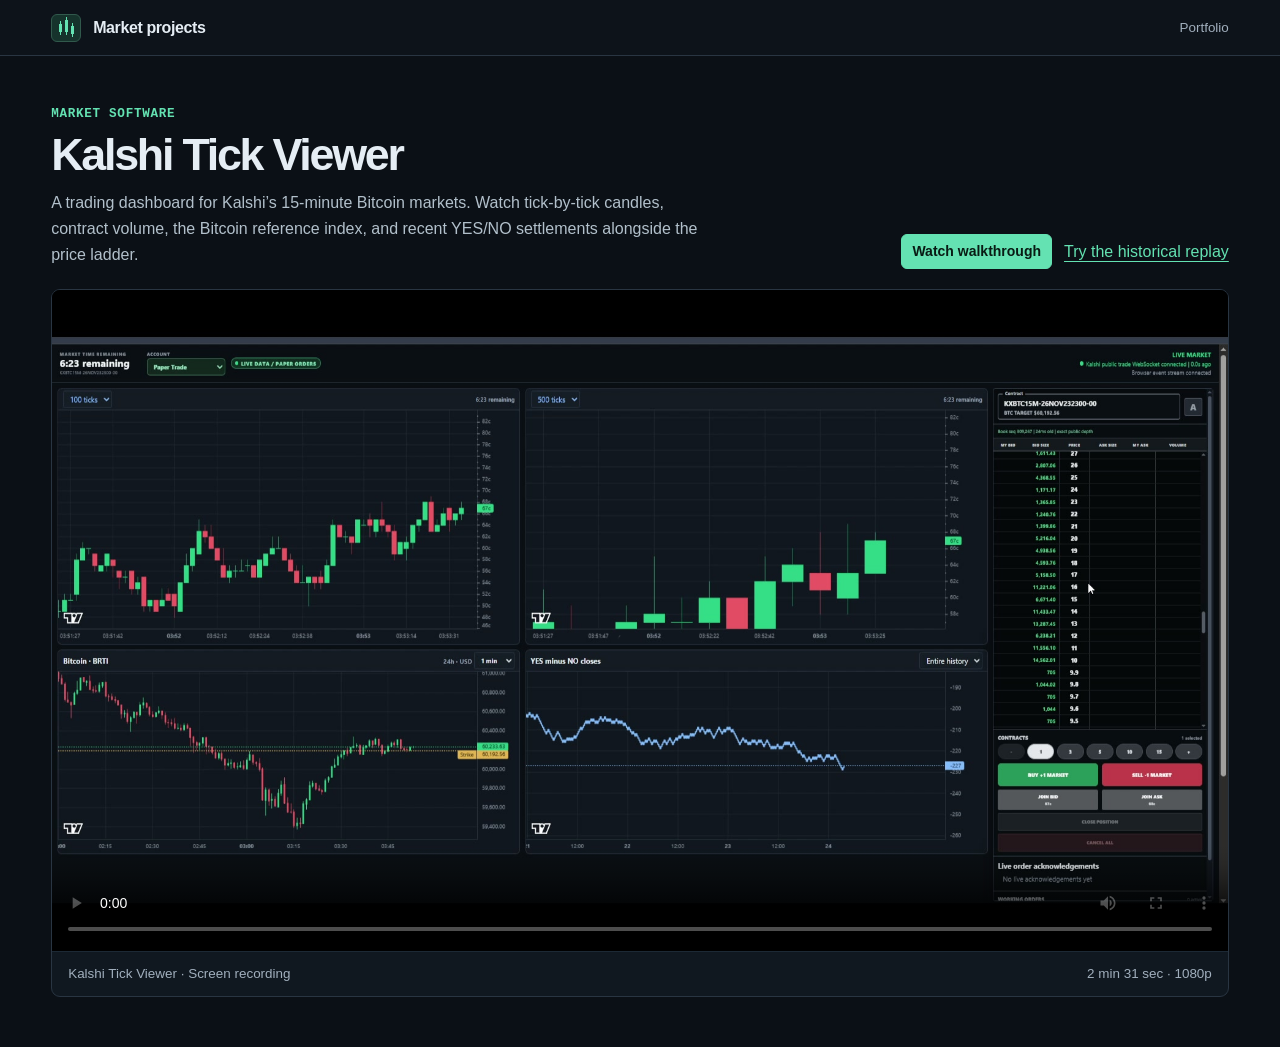
<file: docs/index.html>
<!doctype html>
<html lang="en">
<head>
    <meta charset="utf-8">
    <meta name="viewport" content="width=device-width, initial-scale=1">
    <meta name="description" content="Watch the Kalshi Tick Viewer in action and try a historical market replay.">
    <title>Kalshi Tick Viewer · Market projects</title>
    <link rel="stylesheet" href="./site.css">
    <script defer src="./home.js"></script>
</head>
<body class="home">
    <header class="nav">
        <a class="brand" href="./index.html"><span class="mark" aria-hidden="true"><i></i><i></i><i></i></span>Market projects</a>
        <span class="nav-meta">Portfolio</span>
    </header>
    <main class="showcase">
        <section class="showcase-heading">
            <div>
                <p class="kicker">Market software</p>
                <h1>Kalshi Tick Viewer</h1>
                <p class="lede">A trading dashboard for Kalshi’s 15-minute Bitcoin markets. Watch tick-by-tick candles, contract volume, the Bitcoin reference index, and recent YES/NO settlements alongside the price ladder.</p>
            </div>
            <div class="showcase-actions"><button class="primary" type="button" id="watch" hidden>Watch walkthrough</button>
            <a class="replay-link" href="./kalshi-viewer/index.html">Try the historical replay</a></div>
        </section>
        <figure class="preview">
            <video id="walkthrough" controls playsinline preload="metadata" poster="./media/live-viewer.jpg" aria-describedby="walkthrough-caption">
                <source src="./media/live-viewer.mp4" type="video/mp4">
                <a href="./media/live-viewer.mp4">Open the walkthrough video</a>
            </video>
            <figcaption id="walkthrough-caption">
                <span>Kalshi Tick Viewer · Screen recording</span>
                <span>2 min 31 sec · 1080p</span>
            </figcaption>
        </figure>
    </main>
</body>
</html>
</file>
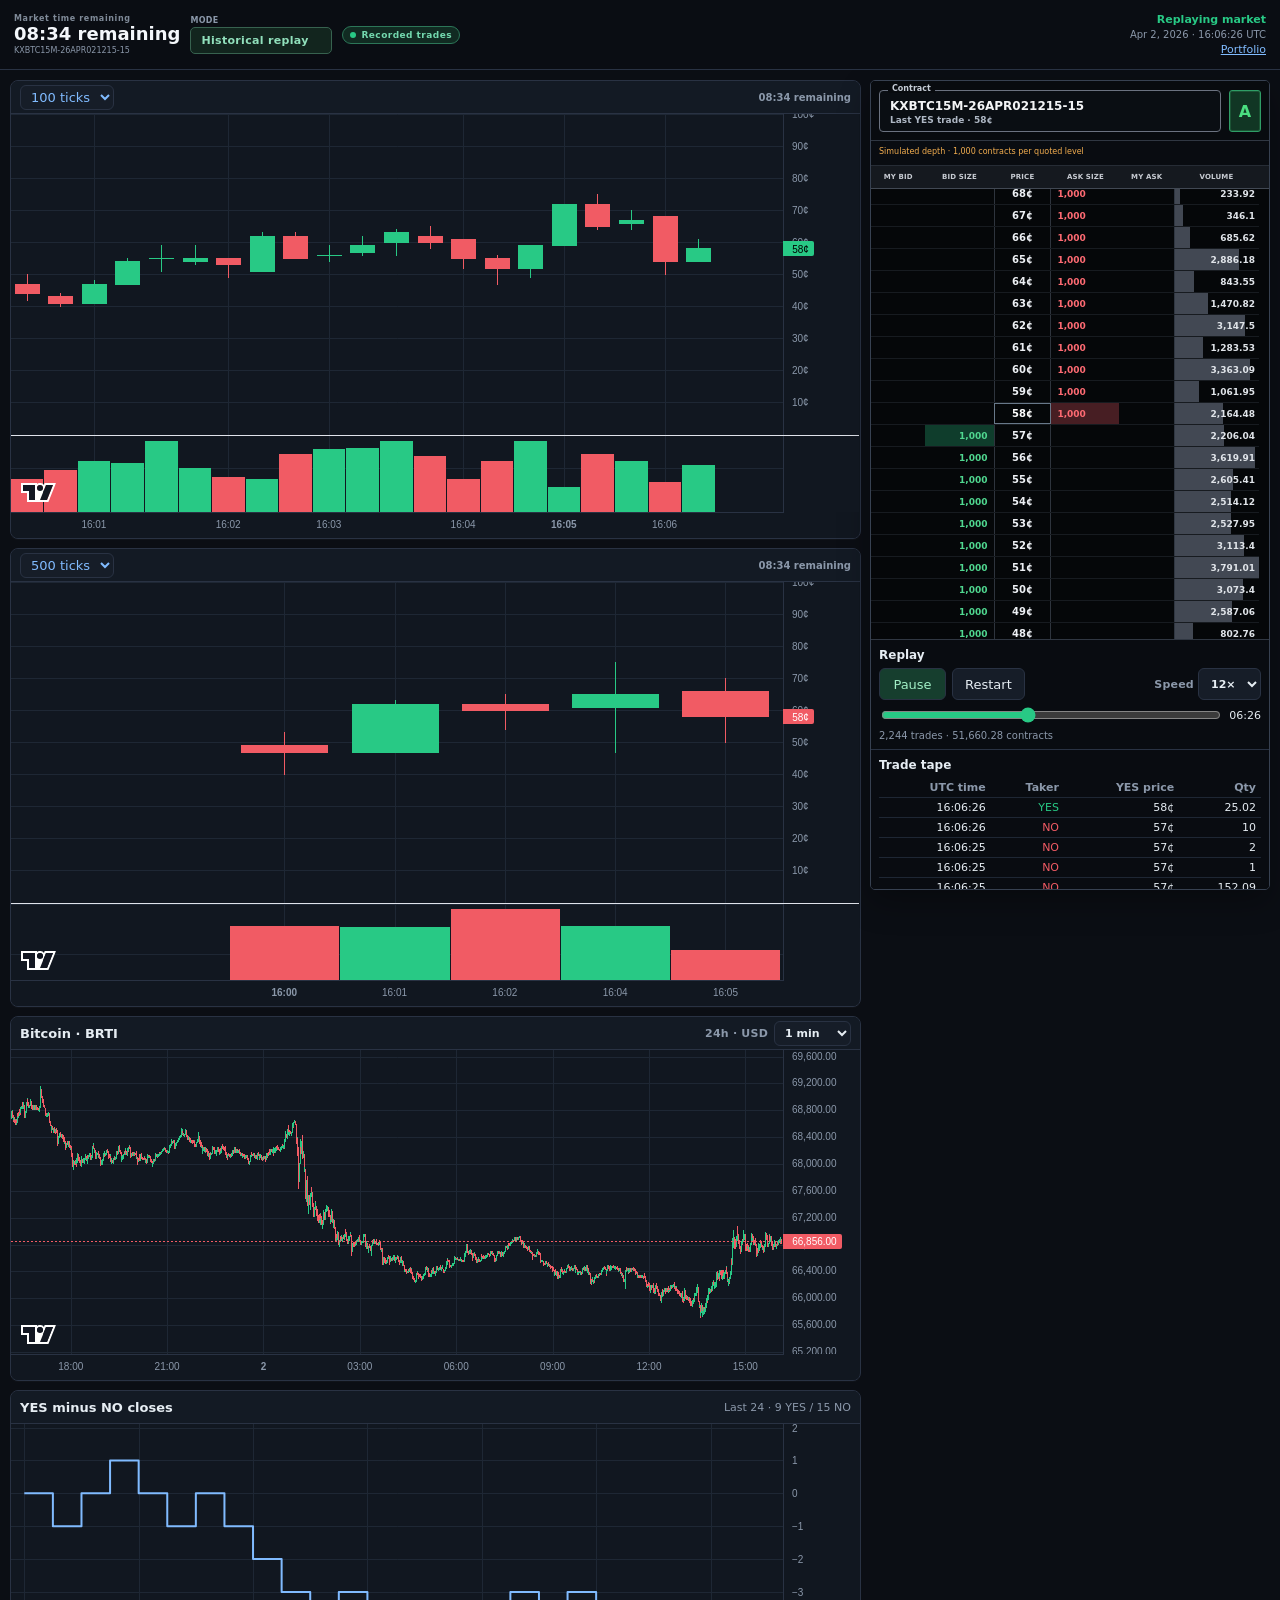
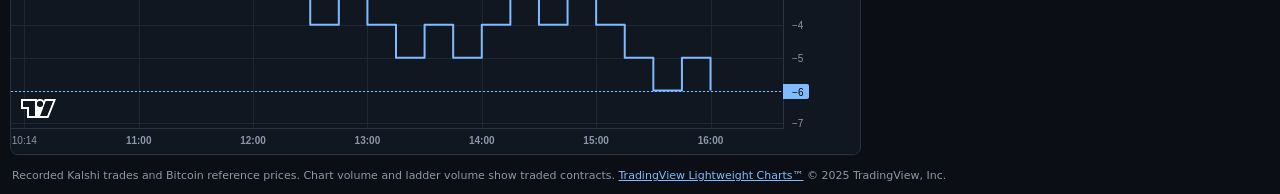
<file: docs/kalshi-viewer/index.html>
<!doctype html>
<html lang="en">
<head>
    <meta charset="utf-8">
    <meta name="viewport" content="width=device-width, initial-scale=1">
    <title>Kalshi Tick Viewer · Historical replay</title>
    <link rel="stylesheet" href="./viewer.css">
    <script defer src="./vendor/lightweight-charts-5.0.7.js"></script>
    <script defer src="./session.js"></script>
    <script defer src="./reference-data.js"></script>
    <script defer src="./charts.js"></script>
    <script defer src="./replay.js"></script>
</head>
<body>
    <header class="topbar">
        <div class="market-clock-block">
            <div class="market-clock-copy">
                <span class="market-clock-label">Market time remaining</span>
                <strong id="remaining">15:00 remaining</strong>
                <small class="ticker"></small>
            </div>
            <div class="execution-mode-field">Mode<strong>Historical replay</strong></div>
            <span class="live-badge"><span class="live-pulse"></span>Recorded trades</span>
        </div>
        <div class="status-block">
            <strong class="live" id="replay-status">Historical market</strong>
            <span>Apr 2, 2026 · <time id="market-utc">16:00:00</time> UTC</span>
            <a href="../index.html">Portfolio</a>
        </div>
    </header>
    <main>
        <section class="multi-chart-stack" id="charts" aria-label="Market charts">
            <article class="chart-card" id="btc-card">
                <header class="chart-header"><strong>Bitcoin · BRTI</strong>
                    <label>24h · USD <select id="interval" aria-label="Bitcoin candle interval">
                        <option value="1">1 min</option><option value="5">5 min</option><option value="15">15 min</option>
                        <option value="30">30 min</option><option value="60">1 hour</option>
                    </select></label>
                </header>
                <div class="reference-pane" id="bitcoin" aria-label="Bitcoin reference candlesticks"></div>
            </article>
            <article class="chart-card">
                <header class="chart-header"><strong>YES minus NO closes</strong>
                    <span class="settlement-counts" id="settlement-counts"></span>
                </header>
                <div class="reference-pane" id="settlements" aria-label="Cumulative YES minus NO across the latest 24 settled markets"></div>
            </article>
        </section>
        <aside class="paper-panel" aria-label="Historical market price ladder">
            <header class="dom-contract-bar">
                <div class="dom-contract-field"><span class="dom-contract-label">Contract</span>
                    <strong class="ticker"></strong><span id="last-price">Waiting for first trade</span>
                </div>
                <button class="paper-auto-center active" id="center" aria-label="Auto-center price ladder" aria-pressed="true" title="Auto-center price ladder">A</button>
            </header>
            <p id="paper-book-status" class="paper-book-status">Simulated depth · 1,000 contracts per quoted level</p>
            <section class="paper-ladder-shell" aria-label="YES price ladder">
                <div class="paper-ladder-head"><span>MY BID</span><span>BID SIZE</span><span>PRICE</span><span>ASK SIZE</span><span>MY ASK</span><span>VOLUME</span></div>
                <div class="paper-ladder" id="ladder" tabindex="0" aria-label="Scrollable ladder of simulated quotes and recorded volume"></div>
            </section>
            <section class="replay-controls" aria-label="Replay controls">
                <h2>Replay</h2>
                <div class="controls-row">
                    <button id="play" type="button">Play</button><button id="restart" type="button">Restart</button>
                    <label>Speed <select id="speed"><option value="1">1×</option><option value="4">4×</option><option value="12" selected>12×</option><option value="30">30×</option></select></label>
                </div>
                <div class="seek-row"><input type="range" aria-label="Replay position" id="seek" min="0" max="900" step="0.1" value="360"><output id="elapsed" for="seek">06:00</output></div>
                <div class="totals"><span id="trade-count">0</span> trades · <span id="contracts">0</span> contracts</div>
            </section>
            <section class="prints"><h2>Trade tape</h2>
                <table><thead><tr><th>UTC time</th><th>Taker</th><th>YES price</th><th>Qty</th></tr></thead><tbody id="tape"></tbody></table>
            </section>
        </aside>
    </main>
    <template id="tick-template">
        <article class="chart-card"><header class="chart-header">
            <select data-role="chart-size"><option value="10">10 ticks</option><option value="50">50 ticks</option>
                <option value="100">100 ticks</option><option value="200">200 ticks</option><option value="500">500 ticks</option></select>
            <span class="chart-clock" data-role="market-time"></span>
        </header><div class="tick-chart"></div></article>
    </template>
    <footer>Recorded Kalshi trades and Bitcoin reference prices. Chart volume and ladder volume show traded contracts.
        <a href="https://www.tradingview.com/">TradingView Lightweight Charts™</a> © 2025 TradingView, Inc.
    </footer>
</body></html>
</file>
<file: docs/site.css>
:root {
    color-scheme: dark;
    --base: #0b1016;
    --panel: #101820;
    --line: #293542;
    --soft: #1c2935;
    --text: #e5edf4;
    --muted: #a1afbd;
    --mint: #64e2b2;
    --rose: #fc8594;
    --mono: "Cascadia Mono",Consolas,monospace;
    --sans: Inter,"Segoe UI",sans-serif;
}

* {
    box-sizing: border-box;
}

body {
    margin: 0;
    background: var(--base);
    color: var(--text);
    font: 1rem/1.45 var(--sans);
}

button,select,input {
    font: inherit;
}

:focus-visible {
    outline: 2px solid #9bd1ff;
    outline-offset: 3px;
}

a {
    color: inherit;
}

.nav {
    min-height: 56px;
    border-bottom: 1px solid var(--line);
    padding: 0 clamp(16px,4vw,72px);
    display: flex;
    align-items: center;
    justify-content: space-between;
    background: #0d131a;
}

.brand {
    display: inline-flex;
    gap: 12px;
    align-items: center;
    text-decoration: none;
    font-weight: 650;
    letter-spacing: -.025em;
}

.mark {
    position: relative;
    background: #16332c;
    border: 1px solid #31594c;
    border-radius: 6px;
    width: 30px;
    height: 28px;
    display: flex;
    gap: 3px;
    justify-content: center;
    align-items: center;
}

.mark i {
    width: 3px;
    height: 8px;
    background: var(--mint);
    position: relative;
}

.mark i:after {
    content: "";
    position: absolute;
    left: 1px;
    top: -3px;
    bottom: -3px;
    border-left: 1px solid var(--mint);
}

.mark i:nth-child(2) {
    height: 12px;
    transform: translateY(-2px);
}

.mark i:nth-child(3) {
    transform: translateY(2px);
}

.nav-meta,.meta,footer,figcaption {
    color: var(--muted);
    font-size: .84rem;
}

.mono,.session-info strong,table,.metrics strong,output {
    font-family: var(--mono);
    font-variant-numeric: tabular-nums;
}

h1,h2,p,figure {
    margin: 0;
}

h1 {
    letter-spacing: -.05em;
    font-size: clamp(2rem,3.5vw,3.3rem);
    line-height: 1.04;
    font-weight: 620;
}

h2 {
    font-size: 1rem;
    font-weight: 620;
    letter-spacing: -.02em;
}

.kicker {
    font: 600 .79rem var(--mono);
    color: var(--mint);
    letter-spacing: .055em;
    text-transform: uppercase;
    margin-bottom: 10px;
}

.terminal,.landing {
    width: min(100%,1600px);
    margin: auto;
    padding: 26px clamp(16px,4vw,72px) 30px;
}

.intro {
    display: flex;
    justify-content: space-between;
    align-items: flex-end;
    gap: 16px;
    margin-bottom: 20px;
}

.session-info {
    display: grid;
    gap: 4px;
    text-align: right;
    font-size: .875rem;
    color: var(--muted);
}

.session-info strong {
    color: var(--text);
}

.metrics {
    display: grid;
    grid-template-columns: repeat(4,minmax(0,1fr));
    border: 1px solid var(--line);
    border-radius: 9px;
    background: var(--panel);
    overflow: hidden;
}

.metrics div {
    padding: 13px 20px;
    border-right: 1px solid var(--line);
    min-width: 0;
}

.metrics div:last-child {
    border: 0;
}

.metrics span,.bar-size,.speed {
    font-size: .85rem;
    color: var(--muted);
}

.metrics strong {
    display: block;
    font-size: clamp(1.1rem,2vw,1.55rem);
    font-weight: 550;
    letter-spacing: -.035em;
}

.last,.yes {
    color: var(--mint);
}

.no {
    color: var(--rose);
}

button,select,.primary {
    border: 1px solid #35424e;
    border-radius: 6px;
    background: #18232e;
    color: var(--text);
    padding: 6px 10px;
    cursor: pointer;
    font-size: .875rem;
}

.primary {
    background: var(--mint);
    border-color: var(--mint);
    color: #091b14;
    font-weight: 650;
    text-decoration: none;
    display: inline-flex;
    align-items: center;
    justify-content: center;
}

.primary:hover {
    background: #90efc9;
}

button:not(.primary):hover,select:hover {
    background: #24323e;
}

.toggle {
    min-width: 72px;
}

select {
    appearance: none;
    background-image: linear-gradient(45deg,transparent 50%,var(--muted) 50%),linear-gradient(135deg,var(--muted) 50%,transparent 50%);
    background-position: calc(100% - 12px) center,calc(100% - 8px) center;
    background-size: 4px 4px;
    background-repeat: no-repeat;
    padding-right: 26px;
}

select:hover {
    background-color: #24323e;
}

.transport {
    display: flex;
    align-items: center;
    gap: 10px;
    padding: 15px 0;
}

.scrub {
    display: flex;
    align-items: center;
    flex: 1;
    gap: 12px;
    min-width: 80px;
    font-size: .85rem;
    color: var(--muted);
}

.scrub span {
    white-space: nowrap;
}

.scrub input {
    width: 100%;
    min-width: 40px;
    accent-color: var(--mint);
    cursor: pointer;
}

.speed,.bar-size {
    display: flex;
    align-items: center;
    gap: 8px;
}

.transport output {
    font-size: .85rem;
    white-space: nowrap;
    min-width: 45px;
}

.workspace {
    display: grid;
    grid-template-columns: minmax(0,2.05fr) minmax(300px,1fr);
    gap: 14px;
}

.charts,aside {
    display: flex;
    flex-direction: column;
    gap: 14px;
    min-width: 0;
}

.panel,.preview {
    border: 1px solid var(--line);
    background: var(--panel);
    border-radius: 9px;
    overflow: hidden;
}

.panel-title {
    display: flex;
    align-items: center;
    justify-content: space-between;
    gap: 8px;
    padding: 11px 16px;
    border-bottom: 1px solid var(--soft);
}

.bar-size select {
    padding-top: 3px;
    padding-bottom: 3px;
}

.chart-box {
    padding: 4px 10px 0;
}

.chart canvas,.overview {
    display: block;
    width: 100%;
    height: clamp(165px,20vh,260px);
}

.chart canvas {
    cursor: crosshair;
}

.readout {
    min-height: 32px;
    padding: 5px 16px;
    color: #adbecd;
    font-size: .78rem;
    line-height: 1.4;
}

.meta {
    white-space: nowrap;
}

.chart canvas:focus-visible {
    outline-offset: -2px;
}

table {
    border-collapse: collapse;
    width: 100%;
    font-size: .83rem;
    text-align: right;
}

th,td {
    padding: 3px 12px;
    white-space: nowrap;
}

thead {
    color: var(--muted);
    font: 500 .78rem var(--sans);
}

th {
    font-weight: 500;
    padding-top: 8px;
    padding-bottom: 8px;
}

tbody tr {
    border-top: 1px solid #1c2731;
}

td {
    position: relative;
}

td b {
    font-weight: 500;
    position: relative;
    z-index: 1;
}

.ladder th:nth-child(2),.ladder td:nth-child(2) {
    text-align: center;
}

.ladder td:first-child,.ladder td:last-child {
    width: 38%;
}

.ladder td:last-child,.ladder th:last-child {
    text-align: left;
}

.ladder .level:before {
    content: "";
    position: absolute;
    inset: 2px 5px 2px auto;
    width: var(--depth);
    background: #1a3d34;
    border-radius: 2px;
}

.ladder .ask:before {
    left: 5px;
    right: auto;
    background: #3d2b35;
}

.ladder tr.current {
    background: #27323b;
}

.empty {
    text-align: center;
    color: var(--muted);
    height: 50px;
}

.sr-only {
    position: absolute;
    width: 1px;
    height: 1px;
    padding: 0;
    overflow: hidden;
    clip-path: inset(50%);
    white-space: nowrap;
}

footer {
    padding: 16px 0 0;
}

.landing {
    max-width: 1440px;
    min-height: calc(100vh - 60px);
    display: grid;
    grid-template-columns: minmax(240px,.85fr) minmax(0,1.15fr);
    gap: clamp(30px,5vw,80px);
    align-content: center;
    align-items: center;
    padding-block: 60px;
}

.hero-copy h1 {
    font-size: clamp(3.25rem,5.7vw,6rem);
    line-height: 1;
    max-width: 9em;
}

.lede {
    color: #b2c0cb;
    font-size: 1.08rem;
    line-height: 1.65;
    max-width: 42ch;
    margin: 20px 0 24px;
}

.hero-copy .primary {
    padding: 11px 19px;
}

.preview .panel-title {
    padding: 17px;
}

.overview {
    height: 320px;
}

.preview figcaption {
    display: flex;
    justify-content: space-between;
    gap: 8px;
    flex-wrap: wrap;
    border-top: 1px solid var(--soft);
    padding: 12px 16px;
}

@media(max-width:900px) {
    .workspace {
        grid-template-columns: minmax(0,1.65fr) minmax(255px,1fr);
    }
    .landing {
        grid-template-columns: 1fr;
        max-width: 720px;
    }
    .overview {
        height: 250px;
    }
    .scrub span {
        display: none;
    }
    .terminal {
        padding-inline: 16px;
    }
}

@media(max-width:710px) {
    .intro {
        display: block;
    }
    .session-info {
        text-align: left;
        margin-top: 12px;
    }
    .session-info strong {
        display: none;
    }
    .workspace {
        grid-template-columns: 1fr;
    }
    .metrics {
        grid-template-columns: 1fr 1fr;
    }
    .metrics div {
        padding: 8px 14px;
    }
    .metrics div:nth-child(2) {
        border-right: 0;
    }
    .metrics div:nth-child(-n+2) {
        border-bottom: 1px solid var(--line);
    }
    .metrics strong {
        font-size: 1.2rem;
    }
    .transport {
        display: grid;
        grid-template-columns: auto auto 1fr auto;
        gap: 8px;
    }
    .scrub {
        grid-row: 2;
        grid-column: 1/4;
    }
    .scrub span {
        display: inline;
    }
    .transport output {
        grid-row: 2;
        grid-column: 4;
        text-align: right;
    }
    .speed {
        grid-column: 3/5;
        grid-row: 1;
        justify-self: end;
    }
    .panel-title {
        padding: 10px 12px;
    }
    .terminal {
        padding-top: 20px;
    }
    .landing {
        min-height: 0;
        padding-block: 44px;
    }
    .readout {
        font-size: .76rem;
    }
    .bar-size {
        font-size: .78rem;
    }
}

/* Portfolio walkthrough */
.showcase {
    display: block;
    max-width: 1360px;
    margin: auto;
    padding: clamp(24px, 4vw, 50px) clamp(16px, 4vw, 60px);
}
.showcase-heading {
    display: flex;
    align-items: flex-end;
    justify-content: space-between;
    flex-wrap: wrap;
    gap: 12px 32px;
    margin-bottom: 20px;
}
.showcase .lede {
    max-width: 73ch;
    margin: 12px 0 0;
    font-size: 1rem;
}
.replay-link {
    color: var(--mint);
    text-underline-offset: 4px;
}
.showcase video {
    display: block;
    width: 100%;
    aspect-ratio: 16 / 9;
    background: #0b0e14;
}
.showcase-note {
    margin-top: 12px;
    color: var(--muted);
    font-size: .9rem;
}
.showcase-actions { display: flex; flex-wrap: wrap; align-items: center; gap: 12px; }
.showcase-actions [hidden] { display: none; }
</file>
<file: docs/kalshi-viewer/viewer.css>
:root {
    color-scheme: dark;
    --bg: #0b0e14;
    --panel: #111720;
    --panel-2: #161d28;
    --line: #293243;
    --line-soft: #1e2734;
    --text: #e6edf3;
    --muted: #8b98aa;
    --blue: #4f9cf9;
    --green: #28c985;
    --red: #f15b64;
    --orange: #f2ad4f;
    --shadow: 0 12px 32px rgba(0, 0, 0, 0.3);
}

* {
    box-sizing: border-box;
}

body {
    margin: 0;
    min-width: 320px;
    background: var(--bg);
    color: var(--text);
    font-family: Inter, ui-sans-serif, system-ui, -apple-system, BlinkMacSystemFont,
        "Segoe UI", sans-serif;
    font-size: 13px;
}

button,
select,
input {
    font: inherit;
}

button,
select {
    min-height: 32px;
    border: 1px solid var(--line);
    border-radius: 6px;
    background: var(--panel-2);
    color: var(--text);
}

button {
    cursor: pointer;
}

button:disabled,
select:disabled {
    cursor: not-allowed;
    opacity: 0.45;
}

button:focus-visible,
select:focus-visible,
input:focus-visible {
    outline: 2px solid var(--blue);
    outline-offset: 2px;
}

label {
    color: var(--muted);
    font-size: 11px;
    font-weight: 650;
    letter-spacing: 0.02em;
}

select {
    padding: 5px 8px;
}

.topbar {
    position: sticky;
    top: 0;
    z-index: 50;
    display: grid;
    grid-template-columns: minmax(0, 1fr) auto;
    align-items: center;
    gap: 18px;
    min-height: 70px;
    padding: 8px 14px;
    border-bottom: 1px solid var(--line);
    background: rgba(11, 14, 20, 0.97);
    backdrop-filter: blur(12px);
}

.market-clock-block {
    display: flex;
    align-items: center;
    gap: 10px;
    min-width: max-content;
}

.market-clock-copy {
    display: grid;
    min-width: 148px;
    gap: 1px;
    font-variant-numeric: tabular-nums;
}

.market-clock-label {
    color: #7f8a98;
    font-size: 8px;
    font-weight: 800;
    letter-spacing: 0.08em;
}

.market-clock-copy strong {
    color: #f4f7fb;
    font-size: 18px;
    line-height: 1.15;
}

.market-clock-copy small {
    max-width: 190px;
    overflow: hidden;
    color: var(--muted);
    font-size: 8px;
    text-overflow: ellipsis;
    white-space: nowrap;
}

.execution-mode-field {
    display: grid;
    min-width: 142px;
    gap: 2px;
    color: var(--muted);
    font-size: 8px;
    font-weight: 800;
    letter-spacing: 0.04em;
    text-transform: uppercase;
}

.execution-mode-field select {
    min-width: 142px;
    border-color: #37624f;
    background: #12251e;
    color: #91e0bc;
    font-size: 10px;
    font-weight: 800;
    letter-spacing: 0;
    text-transform: none;
}

.execution-mode-field select.live-locked {
    border-color: #7e444a;
    background: #2d1b1e;
    color: #ff9ba3;
}

.live-badge {
    display: inline-flex;
    align-items: center;
    gap: 5px;
    padding: 3px 7px;
    border: 1px solid #2c7658;
    border-radius: 999px;
    background: #112b22;
    color: #73d8ae;
    font-size: 9px;
    font-weight: 800;
    letter-spacing: 0.05em;
}

.live-badge.synthetic {
    border-color: #8a642d;
    background: #2a2113;
    color: #f4bd64;
}

.live-badge.synthetic .live-pulse {
    background: var(--orange);
}
.live-pulse {
    width: 6px;
    height: 6px;
    border-radius: 50%;
    background: var(--green);
    box-shadow: 0 0 0 0 rgba(40, 201, 133, 0.55);
    animation: live-pulse 1.8s infinite;
}

@keyframes live-pulse {
    70% {
        box-shadow: 0 0 0 6px rgba(40, 201, 133, 0);
    }

    100% {
        box-shadow: 0 0 0 0 rgba(40, 201, 133, 0);
    }
}


main {
    display: grid;
    grid-template-columns: minmax(0, 1fr) minmax(370px, 400px);
    align-items: start;
    gap: 9px;
    width: 100%;
    margin: 0;
    padding: 10px;
}

.multi-chart-stack {
    display: grid;
    grid-column: 1;
    grid-row: 1;
    grid-template-columns: repeat(2, minmax(520px, 1fr));
    gap: 9px;
}

.chart-card {
    min-width: 0;
    overflow: hidden;
    border: 1px solid var(--line);
    border-radius: 8px;
    background: var(--panel);
    box-shadow: 0 1px 0 rgba(255, 255, 255, 0.02);
}

.chart-header {
    display: flex;
    align-items: center;
    justify-content: space-between;
    min-height: 33px;
    gap: 12px;
    padding: 3px 9px;
    border-bottom: 1px solid var(--line);
    background: #131a24;
    font-variant-numeric: tabular-nums;
}

.chart-header [data-role="chart-size"] {
    color: #80bbff;
    font-size: 13px;
}

.chart-header [data-role="market-time"] {
    color: var(--muted);
    font-size: 10px;
    font-weight: 650;
}

.pane {
    position: relative;
    min-width: 0;
    border-top: 1px solid var(--line-soft);
}

.price-pane {
    height: 424px;
    border-top: 0;
    cursor: crosshair;
}


.paper-panel {
    position: sticky;
    top: 80px;
    grid-column: 2;
    grid-row: 1;
    max-height: calc(100vh - 90px);
    overflow: auto;
    border: 1px solid #374151;
    border-radius: 5px;
    background: #090c11;
    box-shadow: var(--shadow);
    font-variant-numeric: tabular-nums;
    scrollbar-color: #465061 #11161d;
    scrollbar-width: thin;
}


.dom-contract-bar {
    display: flex;
    align-items: stretch;
    gap: 8px;
    padding: 9px 8px 8px;
    border-bottom: 1px solid #303742;
    background: #080b0f;
}

.dom-contract-field {
    position: relative;
    display: grid;
    flex: 1;
    min-width: 0;
    gap: 2px;
    padding: 8px 10px 6px;
    border: 1px solid #6b7280;
    border-radius: 4px;
    background: #0a0e13;
}

.dom-contract-label {
    position: absolute;
    top: -7px;
    left: 8px;
    padding: 0 4px;
    background: #080b0f;
    color: #c5ccd6;
    font-size: 8px;
    font-weight: 700;
}

.dom-contract-field strong {
    overflow: hidden;
    color: #f3f4f6;
    font-size: 12px;
    text-overflow: ellipsis;
    white-space: nowrap;
}

.dom-contract-field > span:last-child {
    overflow: hidden;
    color: #aeb7c4;
    font-size: 9px;
    font-weight: 700;
    text-overflow: ellipsis;
    white-space: nowrap;
}

.dom-header-actions {
    display: flex;
    align-items: center;
    gap: 6px;
}

.paper-safety {
    padding: 4px 5px;
    border: 1px solid;
    border-radius: 3px;
    font-size: 7px;
    font-weight: 850;
    letter-spacing: 0.05em;
}

.paper-safety.safe {
    border-color: #316d55;
    background: #10231d;
    color: #79deb4;
}

.paper-safety.read-only {
    border-color: #3d6598;
    background: #142337;
    color: #91bff6;
}

.paper-safety.error {
    border-color: #87434a;
    background: #321c21;
    color: #ff8a93;
}

.paper-auto-center {
    width: 32px;
    min-height: 32px;
    padding: 0;
    border-color: #555e6d;
    border-radius: 3px;
    background: #242a33;
    color: #969eaa;
    font-size: 16px;
    font-weight: 900;
}

.paper-auto-center.active {
    border-color: #2f9d66;
    background: #113624;
    color: #4ade80;
    box-shadow: inset 0 0 0 1px rgba(74, 222, 128, 0.18);
}

.paper-book-status {
    min-height: 25px;
    margin: 0;
    padding: 6px 8px;
    border-bottom: 1px solid #262c35;
    color: var(--orange);
    font-size: 8px;
}

.book-available #paper-book-status {
    color: #78cfa9;
}

.paper-ladder-shell {
    border-bottom: 1px solid #303742;
}

.paper-ladder-head,
.paper-ladder-row {
    display: grid;
    grid-template-columns: minmax(0, 0.8fr) minmax(0, 1fr) minmax(0, 0.85fr) minmax(0, 1fr) minmax(0, 0.8fr) minmax(0, 1.25fr);
}

.has-ladder-pnl :is(.paper-ladder-head, .paper-ladder-row) {
    grid-template-columns: minmax(0, 0.67fr) minmax(0, 1fr) minmax(0, 0.85fr) minmax(0, 1fr)
        minmax(0, 0.67fr) minmax(0, 1.15fr) minmax(0, 1.3fr);
}

.ladder-pnl { display: none; }
.has-ladder-pnl .ladder-pnl { display: grid; place-items: center; }
.paper-ladder-row .ladder-pnl { font-size: 9px; font-weight: 750; white-space: nowrap; }
.ladder-pnl.gain { color: var(--green); }
.ladder-pnl.loss { color: var(--red); }
.ladder-pnl.even { color: #b8c0cc; }

.ladder-volume {
    display: grid;
    align-items: center;
    justify-items: end;
    padding-right: 4px;
    border-left: 1px solid #303742;
    background: linear-gradient(to right, #424853 var(--fill, 0%), transparent var(--fill, 0%));
    color: #e0e4e9;
    font-size: 9px;
    font-weight: 700;
}

.paper-ladder-head {
    position: sticky;
    top: 0;
    z-index: 4;
    overflow-y: hidden;
    scrollbar-gutter: stable;
    scrollbar-width: thin;
    min-height: 23px;
    align-items: center;
    border-bottom: 1px solid #414853;
    background: #15191f;
    color: #c7cbd2;
    font-size: 7px;
    font-weight: 800;
    letter-spacing: 0.02em;
    text-align: center;
}

.paper-ladder-head span {
    min-width: 0;
    overflow: hidden;
    text-overflow: ellipsis;
    white-space: nowrap;
}

.paper-ladder {
    height: min(50vh, 505px);
    scrollbar-gutter: stable;
    overflow-y: auto;
    background: #050709;
    scrollbar-color: #555d69 #0a0d11;
    scrollbar-width: thin;
}

.paper-ladder-row {
    position: relative;
    min-height: 22px;
    border-bottom: 1px solid #171b20;
}

.paper-own-cell,
.paper-price-cell,
.paper-book-cell {
    min-height: 21px;
    border-radius: 0;
    font-size: 9px;
    font-weight: 750;
}

.paper-own-cell {
    display: grid;
    place-items: center;
    color: #7d8794;
}

.paper-own-cell.has-order {
    background: #f5f7fa;
    color: #05070a;
    font-weight: 900;
}

.paper-own-bid.has-order,
.paper-own-ask.has-order {
    background: #f5f7fa;
}

.paper-book-cell {
    padding: 1px 6px;
    border: 0;
    background: transparent;
}

.paper-bid-cell {
    color: #50d890;
    text-align: right;
}

.paper-ask-cell {
    color: #ff6b73;
    text-align: left;
}

.paper-bid-cell:hover:not(:disabled) {
    background: #17613f;
    color: white;
}

.paper-ask-cell:hover:not(:disabled) {
    background: #7b3038;
    color: white;
}

.paper-price-cell {
    display: grid;
    place-items: center;
    border-right: 1px solid #2e343d;
    border-left: 1px solid #2e343d;
    color: #eef1f5;
    font-size: 10px;
    font-weight: 850;
}

.paper-ladder-row.best-bid .paper-bid-cell {
    background: rgba(40, 201, 133, 0.28);
}

.paper-ladder-row.best-ask .paper-ask-cell {
    background: rgba(241, 91, 100, 0.28);
}

.paper-ladder-row.position-price .paper-price-cell {
    box-shadow: inset 0 0 0 1px #64aaff;
    background: #172d47;
    color: white;
}

.paper-ladder-row.working-price::after {
    position: absolute;
    inset: 2px 1px;
    border: 1px dashed rgba(245, 247, 250, 0.9);
    content: "";
    pointer-events: none;
}

/* Ladder sides are identified by their column colors and headers. */


.status-block {
    display: grid;
    min-width: 260px;
    gap: 3px;
    text-align: right;
}

.status-block strong {
    font-size: 11px;
}

.status-block strong.live,
.connected {
    color: var(--green);
}

.status-block strong.waiting,
.reconnecting {
    color: var(--orange);
}

.error {
    color: var(--red);
}

.status-block > span {
    color: var(--muted);
    font-size: 10px;
}

.feed-line {
    display: flex;
    align-items: center;
    justify-content: flex-end;
    gap: 5px;
}

.status-dot {
    display: inline-block;
    width: 7px;
    height: 7px;
    border-radius: 50%;
    background: var(--orange);
}

.status-dot.connected {
    background: var(--green);
}

.status-dot.error {
    background: var(--red);
}



.reference-pane { height: 330px; min-width: 0; }
.tick-chart { height: 424px; min-width: 0; }
.chart-header select { min-height: 25px; padding: 2px 6px; }
.chart-clock, .settlement-counts { color: var(--muted); font-size: 11px; font-variant-numeric: tabular-nums; }
.chart-header label { display: inline-flex; gap: 6px; align-items: center; }
.topbar a, footer a { color: #80bbff; }
.topbar .status-block { font-size: 11px; }
.replay-controls, .prints { padding: 8px; border-bottom: 1px solid var(--line); }
.replay-controls h2, .prints h2 { margin: 0 0 6px; font-size: 12px; }
.controls-row, .seek-row { display: flex; align-items: center; gap: 6px; margin: 5px 0; }
.controls-row label { margin-left: auto; }
.controls-row button { padding: 4px 12px; }
#play { background: #163e2e; color: #a1efc6; min-width: 67px; }
.seek-row input { min-width: 30px; flex: 1; accent-color: var(--green); }
.seek-row output { font-variant-numeric: tabular-nums; font-size: 11px; }
.paper-bid-cell, .paper-ask-cell { display: grid; align-items: center; }
.paper-bid-cell { justify-items: end; }
.paper-ask-cell { justify-items: start; }
.last-print .paper-price-cell { color: #fff; outline: 1px solid #687889; outline-offset: -1px; }
.book-empty { padding: 12px; color: var(--muted); }
.prints table { width: 100%; border-collapse: collapse; font-variant-numeric: tabular-nums; font-size: 11px; text-align: right; }
.prints th, .prints td { padding: 3px 5px; border-bottom: 1px solid var(--line-soft); }
.prints th { color: var(--muted); }
.prints .yes { color: var(--green); }
.prints .no { color: var(--red); }
.replay-controls .totals { font-size: 10px; color: var(--muted); }
footer { padding: 4px 12px 12px; color: var(--muted); font-size: 11px; }
@media (max-width: 1600px) { .multi-chart-stack { grid-template-columns: 1fr; } }
@media (max-width: 1120px) {
    main { grid-template-columns: minmax(0,1fr); }
    .paper-panel { position: relative; top: auto; grid-column: 1; grid-row: 1; width: 100%; max-height: none; }
    .multi-chart-stack { grid-column: 1; grid-row: 2; grid-template-columns: 1fr; }
    .paper-ladder { height: min(38vh, 360px); }
}
@media (max-width: 820px) {
    .topbar { position: static; grid-template-columns: 1fr; gap: 6px; }
    .market-clock-block { flex-wrap: wrap; min-width: 0; }
    .topbar .status-block { text-align: left; justify-items: start; }
    .tick-chart { height: 310px; }
    .reference-pane { height: 270px; }
}

.execution-mode-field strong { padding: 6px 10px; border: 1px solid #37624f; border-radius: 5px; background: #12251e; color: #91e0bc; font-size: 11px; text-transform: none; }
</file>
